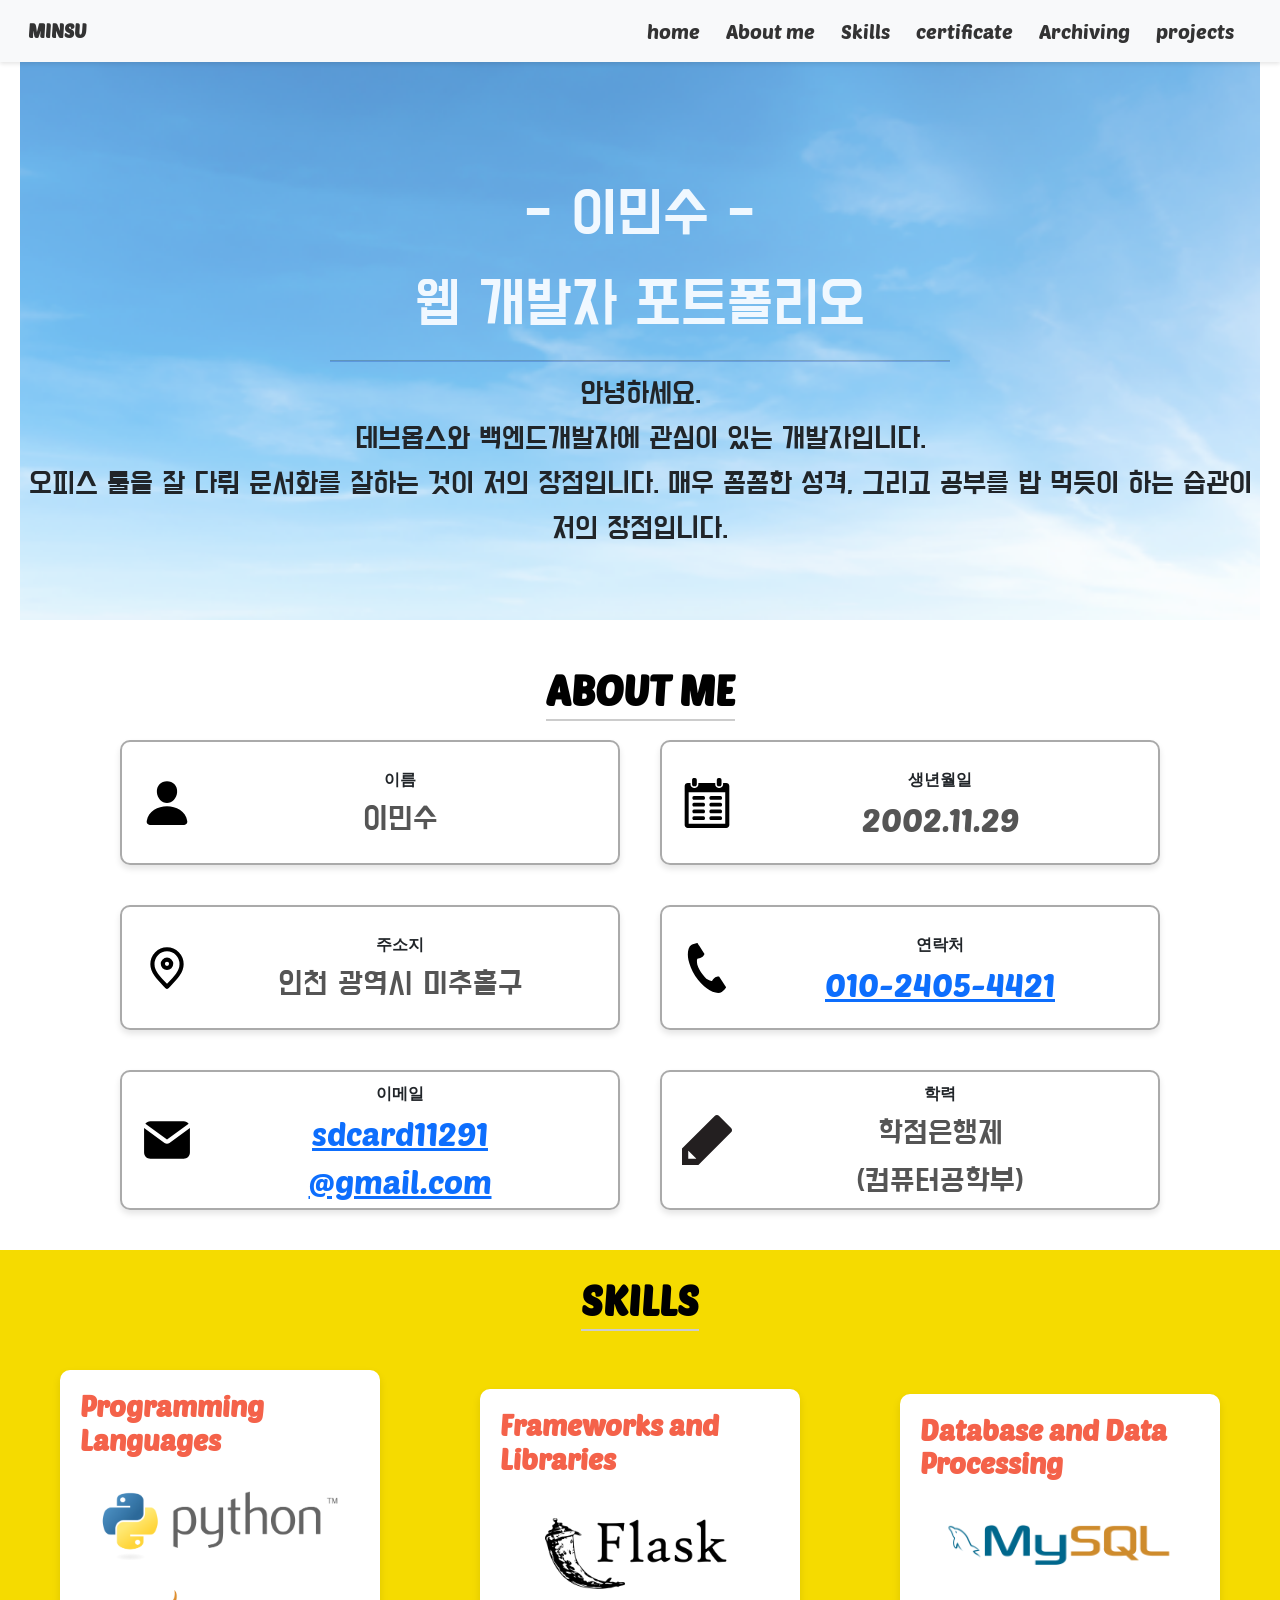
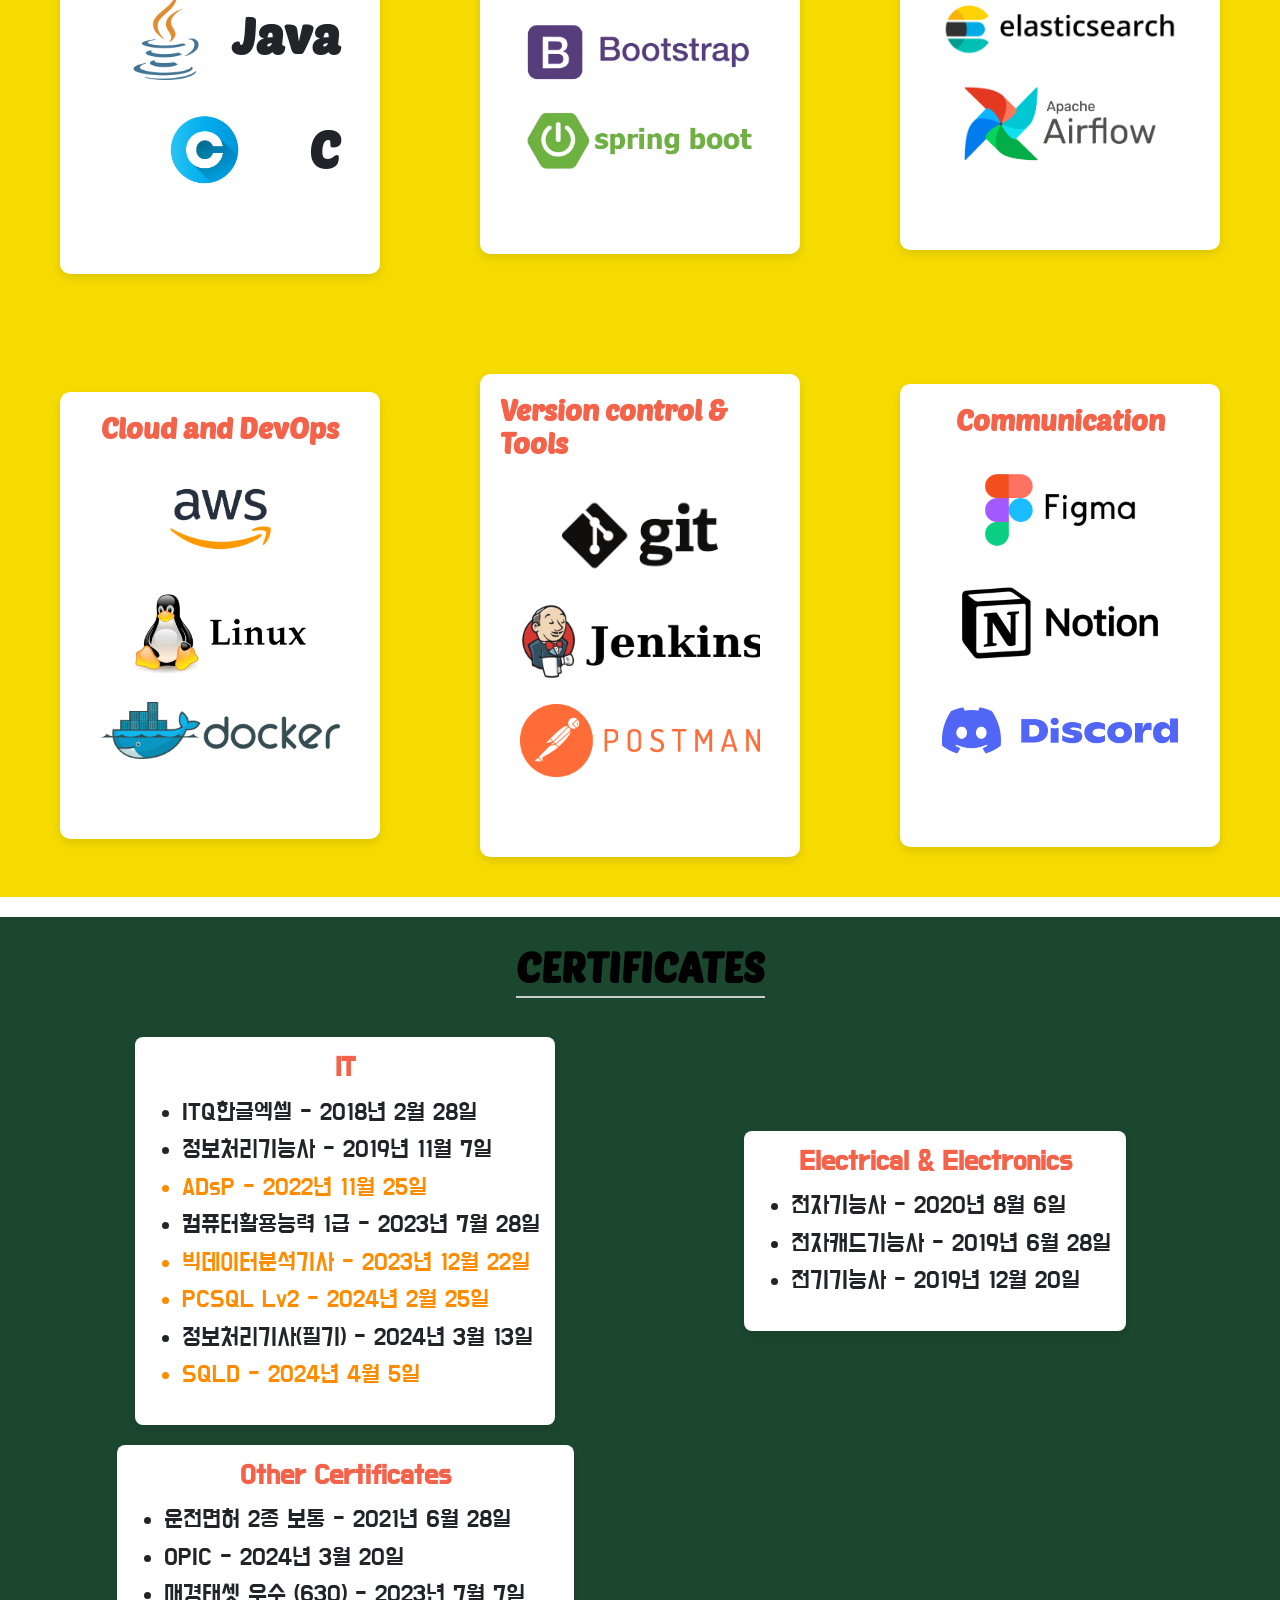
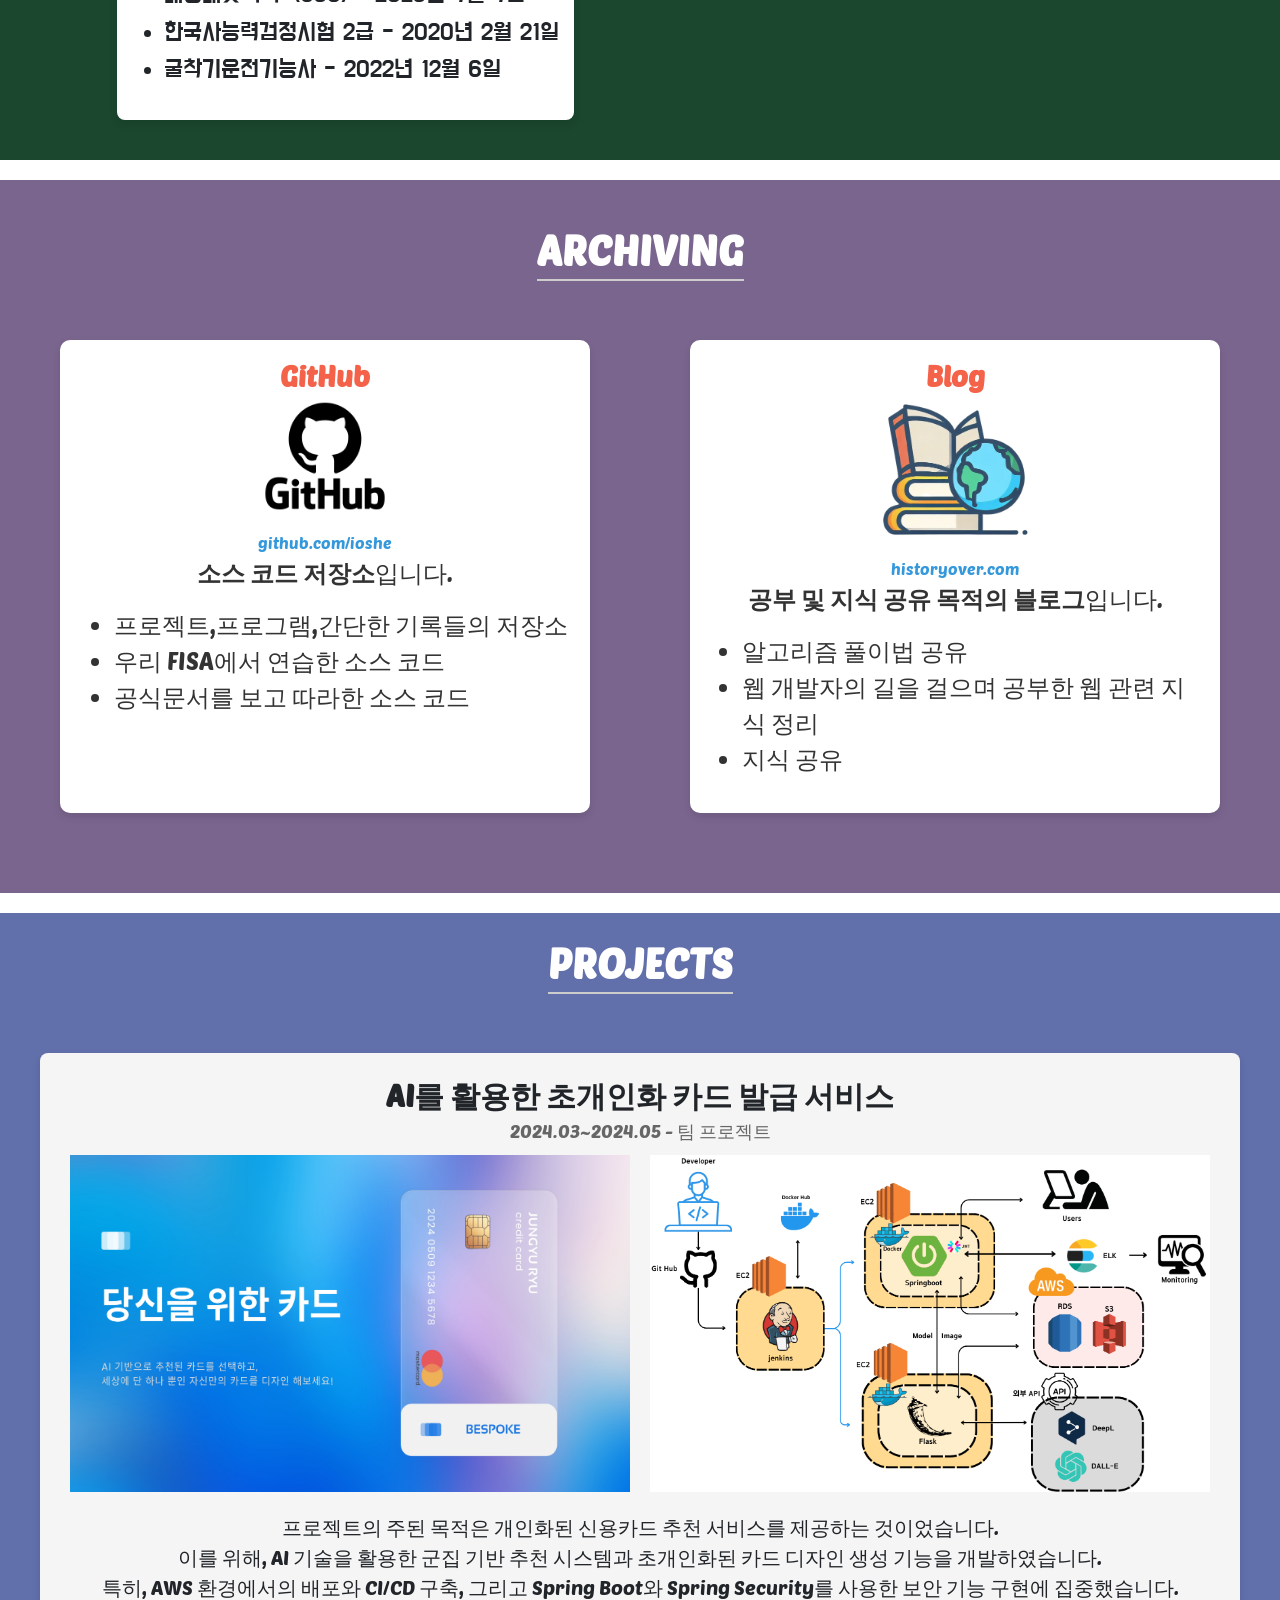
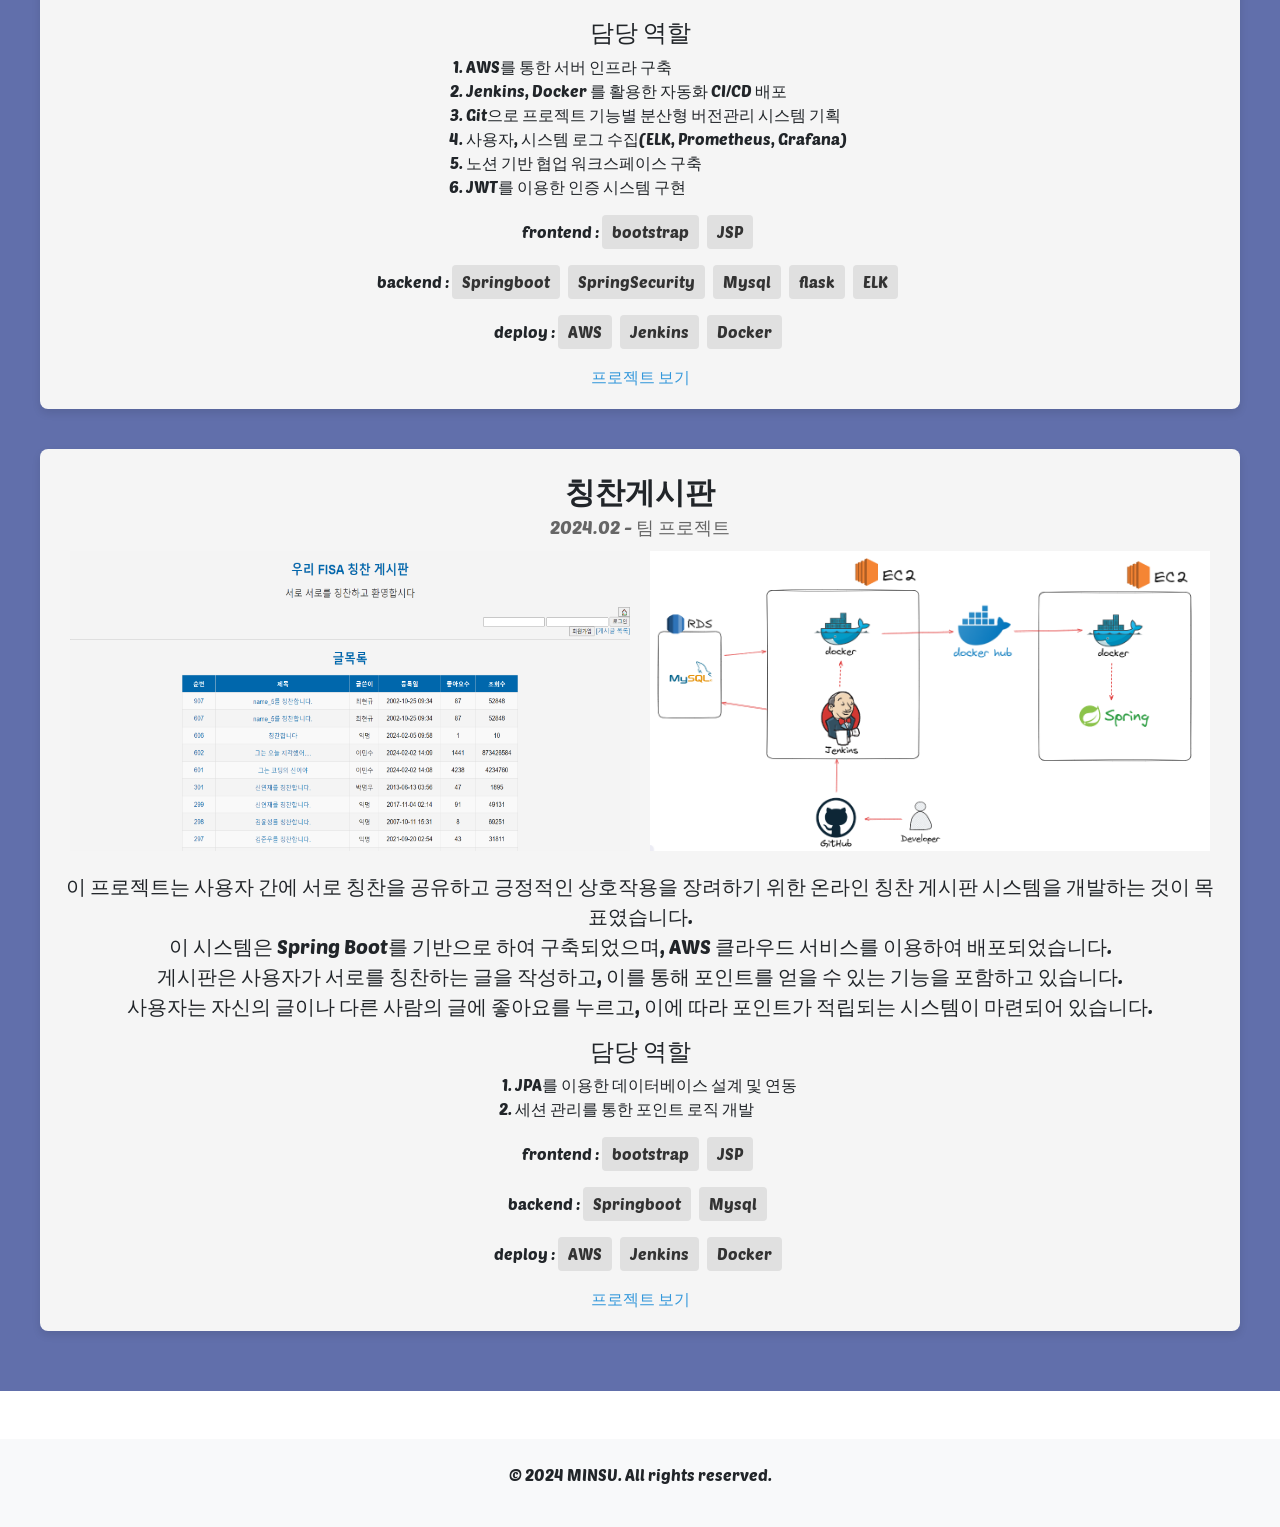
<file: index.html>
<!DOCTYPE html>
<html lang="en">
<head>
    <meta charset="UTF-8">
    <meta name="viewport" content="width=device-width, initial-scale=1.0">
    <title>MINSU's Portfolio</title>
    <link href="https://cdn.jsdelivr.net/npm/bootstrap@5.3.2/dist/css/bootstrap.min.css" rel="stylesheet" integrity="sha384-T3c6CoIi6uLrA9TneNEoa7RxnatzjcDSCmG1MXxSR1GAsXEV/Dwwykc2MPK8M2HN" crossorigin="anonymous">
    <script src="https://cdn.jsdelivr.net/npm/bootstrap@5.3.2/dist/js/bootstrap.bundle.min.js" integrity="sha384-C6RzsynM9kWDrMNeT87bh95OGNyZPhcTNXj1NW7RuBCsyN/o0jlpcV8Qyq46cDfL" crossorigin="anonymous"></script>
    <link rel="stylesheet" href="./css/myself.css">
    <link rel="stylesheet" href="./css/about-me.css">
    <link rel="stylesheet" href="./css/section_skills.css">
    <link rel="stylesheet" href="./css/section_certificate.css">
    <link rel="stylesheet" href="./css/nav-bar.css">
    <link rel="stylesheet" href="./css/archiving.css">
    <link rel="stylesheet" href="./css/project.css">


    <link rel="preconnect" href="https://fonts.googleapis.com">
    <link rel="preconnect" href="https://fonts.gstatic.com" crossorigin>
    <link href="https://fonts.googleapis.com/css2?family=Poetsen+One&display=swap" rel="stylesheet">
    <link href="https://fonts.googleapis.com/css2?family=Do+Hyeon&display=swap" rel="stylesheet">
    <style>
        body {
            font-family: "Poetsen One", sans-serif;
            font-weight: 400;
            font-style: normal;
        }

        .korean {
            font-family: "Do Hyeon", sans-serif;
            font-weight: 500;
            font-style: normal;
        }

        @media (max-width: 767px) {
            .myself-description, .section_skills .skill_card li, .section_certificate .skill_card li{
                font-size: 20px;
            }
            .section_skills .skill_card img {
                height: auto;
                min-height: 50px;
                width: auto;
                max-width: 100%; /* 이미지의 최대 너비를 부모 요소의 너비에 맞게 설정합니다. */
                max-height: 80px;
            }
            .section_skills .skill_card {
                min-width: 70%; /* 너무 작아지지 않도록 최소 너비 설정 */
                max-width: 100%;
                padding: 5px;
            }
            .skill_card li, .AboutMe_field {
                font-size: 16px; /* 모바일 화면에 맞게 폰트 크기 조정 */
            }
            .section_skills .skills_container {
                /* grid-template-columns: repeat(auto-fit, minmax(400px, 1fr)); */
                gap: 10px; /* 카드 간의 갭을 50px로 설정 */
                grid-template-columns: repeat(2, 1fr);
            }
            .section_archiving .skills_container{
                grid-template-columns: repeat(1, 1fr);
            }
            .section_certificate .skills_container{
                grid-template-columns: repeat(1, 1fr);
            }
            .navbar-collapse {
                flex-grow: 0; /* 모바일에서 네비게이션 바 아이템들이 불필요하게 확장되는 것을 방지 */
            }
            .AboutMe_basic-infos {
                grid-template-columns: repeat(auto-fit, 1fr);
                /* grid-template-columns: repeat(1, 1fr); */
            }
            .AboutMe_basic-info {
                flex-direction: column;
                max-width: 100%; /* 모바일 화면에서는 최대 너비를 100%로 설정 */
            }
        }

        /* 테블릿 세로 (해상도 768px ~ 1023px)*/
        @media all and (min-width:768px) and (max-width:1023px) {
            .section_skills .skills_container {
                /* grid-template-columns: repeat(auto-fit, minmax(400px, 1fr)); */
                grid-template-columns: repeat(2, 1fr);
            }
            .AboutMe_field-value {
                font-size: 20px;
            }
        }

        @media (min-width: 1024px) { /* 대형 화면에서 적용할 스타일 */
            .AboutMe_basic-info {
                min-width: 500px; /* 컴퓨터 화면에서는 최대 너비를 800px로 설정 */
                max-height: 140px;
            }
            .AboutMe_basic-infos {
                gap: 40px;
            }
            .section_skills .skills_container {
                grid-template-columns: repeat(auto-fit, minmax(300px, 1fr));
                /* grid-template-columns: repeat(3, 1fr); */
            }
            .AboutMe_field-value {
                font-size: 32px;
            }
        }

        main #myself {
            margin: 0 auto;
            /* padding-top: 50px; */
        }
        main section {
            padding: 20px;
            margin-bottom: 20px;
        } 
        #section_skills {
            background-color:#F5DB00;
            
            text-align: center;
        }
        #section_certificate {
            background-color:#1B472E;
        }
        #section_archiving {
            background-color:#7A658E;
            
            text-align: center;
        }
        #section_projects {
            background-color:#616fab;
            
            text-align: center;
        }
        
        .color_li {
            color:#ff8c00;
        }
    </style>
</head>
<body>
    <header class ="fixed-top">
        <nav class="navbar navbar-expand-lg bg-light">
            <div class="container-fluid">
                <a class="navbar-brand" href="#">MINSU</a>
                <div class="collapse navbar-collapse" id="navbarNav">
                    <ul class="navbar-nav">
                        <li class="nav-item"> <a class="nav-link" href="#myself">home</a></li>
                        <li class="nav-item"> <a class="nav-link" href="#section_about_me">About me</a></li>
                        <li class="nav-item"> <a class="nav-link" href="#section_skills">Skills</a></li>
                        <li class="nav-item"> <a class="nav-link" href="#section_certificate">certificate</a></li>
                        <li class="nav-item"> <a class="nav-link" href="#section_archiving">Archiving</a></li>
                        <li class="nav-item"> <a class="nav-link" href="#section_projects">projects</a></li>
                    </ul>    
                </div>
            </div>
        </nav>
    </header>
    
    <main>
        <section id="myself">
            <div class="myself_backimg">
                <!-- 내용을 포함할 새로운 div를 추가 -->
                <div class="myself_content korean">
                    <div class="myself-title">
                        <!-- <span style="-webkit-text-stroke: 2px black;">- 이민수 -<br>웹 개발자 포트폴리오</span> -->
                        - 이민수 -<br>웹 개발자 포트폴리오
                    </div>
                    <hr class="divider">
                    <div class="myself-description">
                        안녕하세요.<br>
                        데브옵스와 백엔드개발자에 관심이 있는 개발자입니다.<br>
                        오피스 툴을 잘 다뤄 문서화를 잘하는 것이 저의 장점입니다.
                        매우 꼼꼼한 성격, 그리고 공부를 밥 먹듯이 하는 습관이 저의 장점입니다.
                    </div>
                </div>
            </div>
        </section>

        <section id="section_about_me">
            <div class="AboutMe_content__nt2Em">
                <div class="SectionTitle_SectionTitle">
                  <div class="SectionTitle_text">ABOUT ME</div>
                </div>
                
                <div class="AboutMe_basic-infos">
                  <div class="AboutMe_basic-info">
                    <img class="AboutMe_icon" src="./images/about-me/person-fill.svg" alt="Person Icon">
                    <div class="AboutMe_field">
                        <div class="AboutMe_field-label">이름</div>
                        <div class="AboutMe_field-value korean">이민수</div>
                    </div>
                  </div>
                  <div class="AboutMe_basic-info">
                    <img class="AboutMe_icon" src="./images/about-me/calendar-fill.svg" alt="Calendar Icon">
                    <div class="AboutMe_field">
                      <div class="AboutMe_field-label">생년월일</div>
                      <div class="AboutMe_field-value">2002.11.29</div>
                    </div>
                  </div>
                  <div class="AboutMe_basic-info">
                    <img class="AboutMe_icon" src="./images/about-me/geo-alt-fill.svg" alt="Location Icon">
                    <div class="AboutMe_field">
                      <div class="AboutMe_field-label">주소지</div>
                      <div class="AboutMe_field-value korean">인천 광역시 미추홀구</div>
                    </div>
                  </div>
                  <div class="AboutMe_basic-info">
                    <img class="AboutMe_icon" src="./images/about-me/telephone-fill.svg" alt="Phone Icon">
                    <div class="AboutMe_field">
                      <div class="AboutMe_field-label">연락처</div>
                      <div class="AboutMe_field-value"><a href="tel:010-2405-4421">010-2405-4421</a></div>
                    </div>
                  </div>
                  <div class="AboutMe_basic-info">
                    <img class="AboutMe_icon" src="./images/about-me/envelope-fill.svg" alt="Email Icon">
                    <div class="AboutMe_field">
                      <div class="AboutMe_field-label">이메일</div>
                      <div class="AboutMe_field-value"><a href="mailto:sdcard11291@gmail.com">sdcard11291<br>@gmail.com</a></div>
                    </div>
                  </div>
                  <div class="AboutMe_basic-info">
                    <img class="AboutMe_icon" src="./images/about-me/pencil-fill.svg" alt="Education Icon">
                    <div class="AboutMe_field">
                      <div class="AboutMe_field-label">학력</div>
                      <div class="AboutMe_field-value korean">학점은행제<br>(컴퓨터공학부)</div>
                    </div>
                  </div>
                </div>
        </section>

        <section id="section_skills" class="section_skills">
            <div class="SectionTitle_SectionTitle">
                <div class="SectionTitle_text">SKILLS</div>
            </div>
            <div class="skills_container">
                <div class="skill_card">
                    <h3>Programming Languages</h3>
                    <ul>
                        <li><img src="./images/skills/python-icon.png" alt="Python"></li>
                        <li><img src="./images/skills/java-icon.png" alt="Java">Java</li>
                        <li><img src="./images/skills/c-icon.png" alt="C">C</li>
                    </ul>
                </div>
                <div class="skill_card">
                    <h3>Frameworks and Libraries</h3>
                    <ul>
                        <li><img src="./images/skills/flask-icon.png" alt="Flask"></li>
                        <li><img src="./images/skills/bootstrap-icon.png" alt="Bootstrap"></li>
                        <li><img src="./images/skills/springboot-icon.png" alt="Spring"></li>
                        <!-- More frameworks -->
                    </ul>
                </div>
                <div class="skill_card">
                    <h3>Database and Data Processing</h3>
                    <ul>
                        <li><img src="./images/skills/mysql-icon.png" alt="MY SQL"></li>
                        <li><img src="./images/skills/elasticsearch-icon.png" alt="Elasticsearch"></li>
                        <li><img src="./images/skills/Airflow-icon.png" alt="Apache Airflow"></li>
                        <!-- More tools -->
                    </ul>
                </div>
                <div class="skill_card">
                    <h3>Cloud and DevOps</h3>
                    <ul>
                        <li><img src="./images/skills/aws-icon.png" alt="AWS"></li>
                        <li><img src="./images/skills/linux-icon.png" alt="Linux"></li>
                        <li><img src="./images/skills/docker-icon.png" alt="Docker"></li>
                    </ul>
                </div>
                <div class="skill_card">
                    <h3>Version control & Tools</h3>
                    <ul>
                        <li><img src="./images/skills/git-icon.png" alt="git"></li>
                        <li><img src="./images/skills/jenkins-icon.png" alt="jenkins"></li>
                        <li><img src="./images/skills/postman-icon.png" alt="Postman"></li>
                    </ul>
                </div>
                <div class="skill_card">
                    <h3>Communication</h3>
                    <ul>
                        <li><img src="./images/skills/figma-icon.png" alt="figma"></li>
                        <li><img src="./images/skills/notion-icon.png" alt="notion"></li>
                        <li><img src="./images/skills/discord-icon.png" alt="discord"></li>
                        <!-- More tools -->
                    </ul>
                </div>
            </div>
        </section>

        <section id="section_certificate" class="section_certificate">
            <div class="SectionTitle_SectionTitle">
                <div class="SectionTitle_text">CERTIFICATES</div>
            </div>
            <div class="skills_container">
                <!-- IT 자격증 -->
                <div class="skill_card korean">
                    <h3>IT</h3>
                    <ul>
                        <li>ITQ한글엑셀 - 2018년 2월 28일</li>
                        <li>정보처리기능사 - 2019년 11월 7일</li>
                        <li class="color_li">ADsP - 2022년 11월 25일</li>
                        <li>컴퓨터활용능력 1급 - 2023년 7월 28일</li>
                        <li class="color_li">빅데이터분석기사 - 2023년 12월 22일</li>
                        <li class="color_li">PCSQL Lv2 - 2024년 2월 25일</li>
                        <li>정보처리기사(필기) - 2024년 3월 13일</li>
                        <li class="color_li">SQLD - 2024년 4월 5일</li>
                    </ul>
                </div>
                <!-- 전기 전자 자격증 -->
                <div class="skill_card korean">
                    <h3>Electrical & Electronics</h3>
                    <ul>
                        <li>전자기능사 - 2020년 8월 6일</li>
                        <li>전자캐드기능사 - 2019년 6월 28일</li>
                        <li>전기기능사 - 2019년 12월 20일</li>
                    </ul>
                </div>
                <!-- 기타 자격증 -->
                <div class="skill_card korean">
                    <h3>Other Certificates</h3>
                    <ul>
                        <li>운전면허 2종 보통 - 2021년 6월 28일</li>
                        <li>OPIC - 2024년 3월 20일</li>
                        <li>매경태셋 우수 (630) - 2023년 7월 7일</li>
                        <li>한국사능력검정시험 2급 - 2020년 2월 21일</li>
                        <li>굴착기운전기능사 - 2022년 12월 6일</li>
                    </ul>
                </div>
            </div>
        </section>
        

        <section id="section_archiving" class="section_archiving">
            <div class="SectionTitle_SectionTitle">
                <div class="SectionTitle_text">ARCHIVING</div>
            </div>
            <div class="skills_container">
                <div class="skill_card">
                    <h3>GitHub</h3>
                    <div class="Archiving_img-wrapper">
                        <img class="Archiving_img" src="./images/archiving/github-logo.png" alt="GitHub Logo">
                    </div>
                    <div class="Archiving_url">
                        <a href="https://github.com/ioshe">github.com/ioshe</a>
                    </div>
                    <div class="Archiving_description">
                        <p><strong>소스 코드 저장소</strong>입니다.</p>
                        <ul>
                            <li>프로젝트,프로그램,간단한 기록들의 저장소 </li>
                            <li>우리 FISA에서 연습한 소스 코드</li>
                            <li>공식문서를 보고 따라한 소스 코드</li>
                        </ul>
                    </div>
                </div>
                <div class="skill_card">
                    <h3>Blog</h3>
                    <div class="Archiving_img-wrapper">
                        <img class="Archiving_img" src="./images/archiving/historyover-logo.png" alt="Blog Logo">
                    </div>
                    <div class="Archiving_url">
                        <a href="https://historyover.com">historyover.com</a>
                    </div>
                    <div class="Archiving_description">
                        <p><strong>공부 및 지식 공유 목적의 블로그</strong>입니다.</p>
                        <ul>
                            <li>알고리즘 풀이법 공유</li>
                            <li>웹 개발자의 길을 걸으며 공부한 웹 관련 지식 정리</li>
                            <li>지식 공유</li>
                        </ul>
                    </div>
                </div>
            </div>
        </section>

        <section id="section_projects" class="section_projects">
            <div class="SectionTitle_SectionTitle">
                <div class="SectionTitle_text">PROJECTS</div>
            </div>
            <div class="project-container">
                <div class="project-card">
                    <div class="project-title">AI를 활용한 초개인화 카드 발급 서비스</div>
                    <div class="project-period">2024.03~2024.05 - 팀 프로젝트</div>
                    <div class="project-images">
                        <img class="project_img" src="./images/projects/title-1.jpg" alt="bespoke-title-page">
                        <img class="project_img" src="./images/projects/archi-1.jpg" alt="bespoke-archi-page">
                    </div>
                    <div class="project-description">
                        <p>프로젝트의 주된 목적은 개인화된 신용카드 추천 서비스를 제공하는 것이었습니다. <br>이를 위해, AI 기술을 활용한 군집 기반 추천 시스템과 초개인화된 카드 디자인 생성 기능을 개발하였습니다. <br>특히, AWS 환경에서의 배포와 CI/CD 구축, 그리고 Spring Boot와 Spring Security를 사용한 보안 기능 구현에 집중했습니다.</p>
                    </div>
                    <div class="project-roles">
                        <h4>담당 역할</h4>
                        <ol>
                            <li>AWS를 통한 서버 인프라 구축</li>
                            <li>Jenkins, Docker 를 활용한 자동화 CI/CD 배포</li>
                            <li>Git으로 프로젝트 기능별 분산형 버전관리 시스템 기획</li>
                            <li>사용자, 시스템 로그 수집(ELK, Prometheus, Grafana)</li>
                            <li>노션 기반 협업 워크스페이스 구축</li>
                            <li>JWT를 이용한 인증 시스템 구현</li>
                        </ol>
                    </div>
                    <div class="project-technologies">
                        <p> frontend : 
                            <span class="project-technology">bootstrap</span>
                            <span class="project-technology">JSP</span>
                        </p>
                        <p> backend : 
                            <span class="project-technology">Springboot</span>
                            <span class="project-technology">SpringSecurity</span>
                            <span class="project-technology">Mysql</span>
                            <span class="project-technology">flask</span>
                            <span class="project-technology">ELK</span> 
                        </p>
                        <p> deploy : 
                            <span class="project-technology">AWS</span>
                            <span class="project-technology">Jenkins</span>
                            <span class="project-technology">Docker</span>
                        </p>
                        <a href="https://github.com/JunGyuRyu/BespokeCreditCard" class="project-link">프로젝트 보기</a>
                    </div>
                </div>
                
                <div class="project-card">
                    <div class="project-title">칭찬게시판</div>
                    <div class="project-period">2024.02 - 팀 프로젝트</div>
                    <div class="project-images">
                        <img class="project_img" src="./images/projects/title-2.png" alt="bespoke-title-page">
                        <img class="project_img" src="./images/projects/archi-2.png" alt="bespoke-archi-page">
                    </div>
                    <div class="project-description">
                        <p>이 프로젝트는 사용자 간에 서로 칭찬을 공유하고 긍정적인 상호작용을 장려하기 위한 온라인 칭찬 게시판 시스템을 개발하는 것이 목표였습니다. <br>이 시스템은 Spring Boot를 기반으로 하여 구축되었으며, AWS 클라우드 서비스를 이용하여 배포되었습니다. <br>게시판은 사용자가 서로를 칭찬하는 글을 작성하고, 이를 통해 포인트를 얻을 수 있는 기능을 포함하고 있습니다.<br> 사용자는 자신의 글이나 다른 사람의 글에 좋아요를 누르고, 이에 따라 포인트가 적립되는 시스템이 마련되어 있습니다.</p>
                    </div>
                    <div class="project-roles">
                        <h4>담당 역할</h4>
                        <ol>
                            <li>JPA를 이용한 데이터베이스 설계 및 연동</li>
                            <li>세션 관리를 통한 포인트 로직 개발</li>
                        </ol>
                    </div>
                    <div class="project-technologies">
                        <p> frontend : 
                            <span class="project-technology">bootstrap</span>
                            <span class="project-technology">JSP</span>
                        </p>
                        <p> backend : 
                            <span class="project-technology">Springboot</span>
                            <span class="project-technology">Mysql</span>
                        </p>
                        <p> deploy : 
                            <span class="project-technology">AWS</span>
                            <span class="project-technology">Jenkins</span>
                            <span class="project-technology">Docker</span>
                        </p>
                        <a href="https://github.com/BespokeCreditCard/SpringbootServer" class="project-link">프로젝트 보기</a>
                    </div>
                </div>
            </div>
        </section>
    </main>
    
    <footer class="mt-5 p-4 bg-light text-center">
        <p>© 2024 MINSU. All rights reserved.</p>
    </footer>
</body>
</html>
</file>
<file: css/myself.css>
.myself_backimg {
    background-image: url('../data/iwant.png'); /* 이미지 경로는 실제 환경에 맞게 조정하세요 */
    background-size: cover;
    background-position: center;
    height: 600px;
    text-align: center;
    position: relative;
}
.myself-title {
    padding-top: 150px;
    font-size: 60px;
    margin: 0;
    color: aliceblue;
    
}
.divider {
    width: 50%;
    height: 2px;
    background-color: #1530ac;
    margin: 10px auto;
}
.myself-description {
    font-size: 30px;
    line-height: 1.5;
}
</file>
<file: css/about-me.css>
.SectionTitle_SectionTitle {
    text-align: center;
    margin-bottom: 20px;
}
.SectionTitle_text {
    color: #000000;
    font-weight: bold;
    border-bottom: 2px solid #cccccc;
    font-size: 40px;
    padding-bottom: 5px;
}
.AboutMe_content__nt2Em {
    max-width: 1200px; /* 최대 너비 설정 */
    margin: 0 auto; /* 컨테이너를 중앙에 위치시킴 */
    text-align: center; /* 텍스트 중앙 정렬 */
    display: flex;
    flex-direction: column;
    align-items: center;
}
.AboutMe_basic-infos {
    display: grid;
    grid-template-columns: repeat(2, minmax(100px, 1fr));
    gap: 20px;
    text-align: center;
}
.AboutMe_basic-info {
    display: flex;
    flex-direction: row; /* 요소들을 수평으로 쌓음 */
    align-items: center; /* 내용을 중앙에 정렬 */
    padding: 20px;
    border: 2px solid #aaaaaa;
    border-radius: 10px; /* 둥근 테두리를 만듭니다 */
    box-shadow: 0 4px 6px rgba(0, 0, 0, 0.1); /* 끄림자를 추가합니다 */
    height: auto; /* 높이를 내용에 맞게 조정 */
    min-width: 100%;
    max-width: 600px; /* 최대 너비 설정 */
}
.AboutMe_field {
    margin-top: 5px;
    width: 100%;
}
.AboutMe_field-label {
    font-weight: bold;
    margin-bottom: 4px; /* 라벨과 값 사이 간격 추가 */
}
.AboutMe_field-value {
    color: #555;
    margin-top: 4px;
}
.AboutMe_icon {
    width: 50px;
    height: 50px;
    margin-right: 10px; /* 아이콘과 텍스트 사이 간격 */
}
</file>
<file: css/section_skills.css>
.SectionTitle_text {
    border-bottom: 2px solid #cccccc;
    font-size: 40px;
    display: inline; /* 또는 inline-block을 사용합니다 */
}
.section_skills .skills_container {
    display: grid;
    grid-template-columns: repeat(3, minmax(300px, 1fr));
    /* grid-template-columns: repeat(3, 1fr); */
    gap: 100px; /* 카드 간의 갭을 50px로 설정 */
    justify-content: center; /* 카드를 중앙에 위치시킴 */
    max-width: 1200px; /* 컨테이너의 최대 너비를 줄임 */
    margin: 0 auto; /* 중앙 정렬 */
    padding: 20px;
}

.skill_card {
    background-color: white; /* 카드의 배경색 */
    border-radius: 10px; /* 둥근 모서리 */
    box-shadow: 0 4px 8px rgba(0,0,0,0.1); /* 그림자 효과 */
    padding: 20px;
    text-align: left; /* 텍스트 왼쪽 정렬 */
    display: flex; /* 카드 내 내용을 flexbox로 정렬 */
    flex-direction: column; /* 항목들을 수직으로 쌓음 */
    align-items: center; /* 수직 정렬을 중앙으로 설정 */
    max-width: 100%; /* 컨테이너를 넘지 않도록 100%로 설정 */
    min-width: 300px; /* 너무 작아지지 않도록 최소 너비 설정 */
    margin: auto; /* 카드를 컨테이너 중앙에 위치시킴 */
}

.skill_card h3 {
    color: #F4624A;
    font-weight: bold;
}

.section_skills .skill_card ul {
    list-style: none;
    padding: 20px;
    text-align: center; /* 리스트 항목을 중앙 정렬 */
}

.section_skills .skill_card li {
    margin-bottom: 10%;
    align-items: center;
    display: flex;
    font-size: 50px;
    font-weight: bold;
    justify-content: center; /* 항목 내용을 중앙 정렬 */
}

.section_skills .skill_card img {
    max-width: 100%; /* 이미지가 컨테이너를 넘어서지 않도록 함 */
    max-height: 90px; /* 최대 높이 설정 */
    height: auto; /* 너비에 맞게 높이 조정 */
    display: block; /* 이미지를 블록 요소로 처리 */
    margin: 0 auto; /* 상하 간격 없이 좌우 중앙 정렬 */
}
</file>
<file: css/section_certificate.css>
.section_certificate .skills_container{
    display: grid;
    grid-template-columns: repeat(2, minmax(300px, 1fr));
    /* grid-template-columns: repeat(3, 1fr); */
    gap: 20px;
    justify-content: center; /* 카드를 중앙에 위치시킴 */
    max-width: 1200px; /* 컨테이너의 최대 너비를 줄임 */
    margin: 0 auto; /* 중앙 정렬 */
    padding: 20px;
}

.section_certificate .skill_card {
    height: auto; /* 내용에 따라 높이가 자동 조정 */
    min-height: 100px; /* 최소 높이 설정 */
    background-color: white; /* 배경색 설정 */
    box-shadow: 0 4px 8px rgba(0,0,0,0.1); /* 그림자 효과 추가 */
    padding: 15px; /* 안쪽 여백 */
    border-radius: 8px; /* 모서리 둥글게 */
}

.section_certificate .skill_card li{
    font-size: 25px;
}
</file>
<file: css/nav-bar.css>
/* 네비게이션 바 스타일 */
    .navbar {
    background-color: #f8f9fa; /* 밝은 회색 톤 */
    box-shadow: 0 2px 4px rgba(0,0,0,0.1);
    padding: 0.5rem 1rem; /* 상단 바 패딩 조정 */
}

.container-fluid {
    max-width: 1800px;
}

/* 네비게이션 항목을 오른쪽에 정렬 */
.navbar-collapse {
    justify-content: flex-end;
}

/* 네비게이션 링크 스타일 */
.nav-link {
    color: #333; /* 어두운 회색 톤의 글씨 */
    font-weight: 500;
    margin-right: 10px; /* 링크 간 간격 줄임 */
}

.nav-link:hover {
    color: #0056b3; /* 호버 시 색상 변경 */
    text-decoration: none;
}

/* 브랜드 로고 스타일 */
.navbar-brand {
    color: #333;
    font-weight: bold;
    font-size: 1.2rem; /* 로고 폰트 크기 조정 */
}

.navbar-brand:hover {
    color: #0056b3;
}

.navbar-nav li {
    font-size: 20px;
}
</file>
<file: css/archiving.css>
.section_archiving {
    background-color: #2C3E50; /* 배경색 변경 */
    color: #fff; /* 텍스트 색상 변경 */
    padding: 40px 0; /* 패딩 조정 */
}

.section_archiving .SectionTitle_text {
    color: #ffffff; /* 섹션 제목 색상 */
}

.section_archiving .skill_card {
    background-color: #ffffff; /* 카드 배경색 */
    color: #333; /* 카드 텍스트 색상 */
    max-width: 600px; /* 카드 최대 너비 조정 */
    margin: 20px auto; /* 중앙 정렬 및 마진 조정 */
    padding: 20px; /* 패딩 조정 */
}

.section_archiving .skill_card:hover {
    background-color: #f9f9f9; /* 배경색 변경 */
    box-shadow: 0 8px 16px rgba(0, 0, 0, 0.2); /* 그림자 효과 추가 */
    transform: scale(1.03); /* 약간 확대 */
    transition: background-color 0.3s ease, box-shadow 0.3s ease, transform 0.3s ease; /* 부드러운 전환 효과 */
}

.Archiving_description {
    font-size: 24px; /* 설명 텍스트 폰트 크기 */
    margin-top: 10px; /* 설명 텍스트 상단 여백 */
    display: contents; /* 요소들을 수평으로 배치하기 위해 Flexbox를 사용합니다 */
    align-items: center; /* 수직 정렬을 중앙에 맞춥니다 */
}

.section_archiving a {
    color: #3498db; /* 링크 색상 변경 */
    text-decoration: none; /* 밑줄 제거 */
}

.section_archiving a:hover {
    text-decoration: underline; /* 호버 시 밑줄 추가 */
}

.section_archiving .skill_card img {
    max-width: 40%; /* 이미지가 컨테이너를 넘어서지 않도록 함 */

    height: auto; /* 너비에 맞게 높이 조정 */
    display: block; /* 이미지를 블록 요소로 처리 */
    margin: 0 auto; /* 상하 간격 없이 좌우 중앙 정렬 */
    margin-bottom: 20px;
}

.section_archiving .skills_container {
    display: grid;
    grid-template-columns: repeat(2, minmax(300px, 1fr));
    /* grid-template-columns: repeat(3, 1fr); */
    gap: 100px; /* 카드 간의 갭을 50px로 설정 */
    justify-content: center; /* 카드를 중앙에 위치시킴 */
    max-width: 1200px; /* 컨테이너의 최대 너비를 줄임 */
    margin: 0 auto; /* 중앙 정렬 */
    padding: 20px;
}
</file>
<file: css/project.css>
/* Project Section Styles */
.section_projects .SectionTitle_text {
    color: #ffffff; /* 섹션 제목 색상 */
}

.project-container {
    display: flex;
    flex-direction: column;
    align-items: center;
    padding: 20px;
}

.project-card {
    display: flex;
    flex-direction: column;
    align-items: center; /* 아이템들을 수직으로 가운데 정렬합니다 */
    background-color: #f5f5f5;
    border-radius: 8px;
    box-shadow: 0 4px 8px rgba(0,0,0,0.1);
    margin: 20px;
    padding: 20px;
    width: 100%;
    max-width: 1200px;
    transition: transform 0.3s ease, box-shadow 0.3s ease;
}

.project-card:hover {
    transform: translateY(-10px);
    box-shadow: 0 12px 24px rgba(0,0,0,0.2);
}

.project-images{
    display: flex;
    flex-direction: row; /* 요소들을 수직으로 쌓음 */
}
.project-card img{
    padding: 10px;
    width: 50%;

}

.project-title {
    font-size: 30px;
    font-weight: bold;
}

.project-period {
    font-size: 18px;
    color: #666;
}

.project-description {
    font-size: 20px;
    margin-top: 10px;
}

.project-roles li{
    text-align: left; /* li 요소들을 왼쪽 정렬합니다 */
}
.project-technology {
    font-size: 16px;
    color: #333;
    background-color: #e0e0e0;
    border-radius: 4px;
    padding: 5px 10px;
    display: inline-block;
    margin-right: 5px;
}

.project-link {
    color: #3498db;
    text-decoration: none;
}

.project-link:hover {
    text-decoration: underline;
}
</file>
